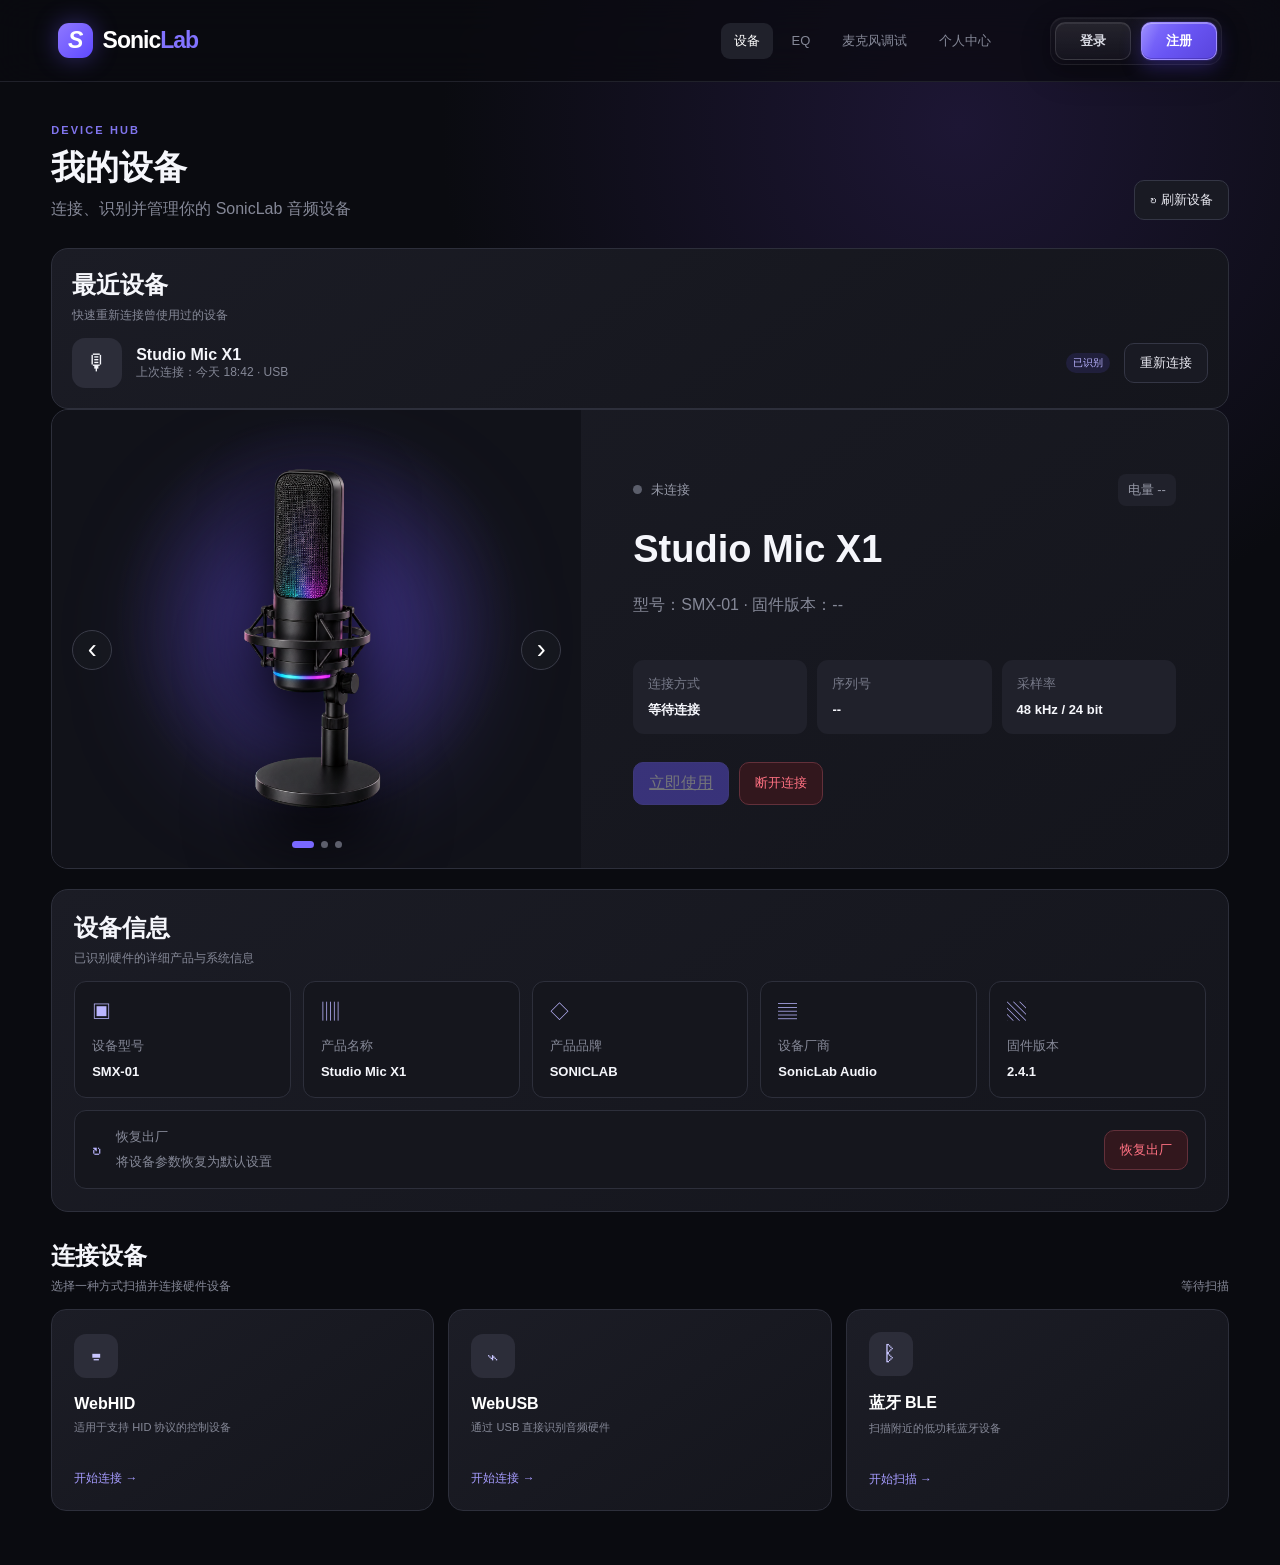
<file: index.html>
<!doctype html><html lang="zh-CN"><head><meta charset="UTF-8"><meta name="viewport" content="width=device-width,initial-scale=1"><title>设备主页 · SonicLab</title><link rel="stylesheet" href="styles.css"><link rel="stylesheet" href="portal.css"><link rel="stylesheet" href="device.css"></head><body class="portal-shell"><header class="topbar"><a class="brand" href="index.html"><span class="brand-mark">S</span><span>Sonic<span>Lab</span></span></a><nav class="main-nav"><a class="active" href="index.html">设备</a><a href="eq.html">EQ</a><a href="profile.html">个人中心</a></nav><div class="top-actions"><button class="auth-link" data-auth="login">登录</button><button class="register-link" data-auth="register">注册</button></div></header><main class="page-wrap device-page"><div class="page-title"><div><span class="eyebrow">DEVICE HUB</span><h1>我的设备</h1><p>连接、识别并管理你的 SonicLab 音频设备</p></div><button class="ghost-btn" id="refreshBtn">↻ 刷新设备</button></div><section class="device-hero panel"><div class="device-visual"><div class="device-glow"></div><img id="deviceImage" src="assets/microphone.png" alt="Studio Mic X1 麦克风"><button class="carousel prev" id="prevView" aria-label="上一张">‹</button><button class="carousel next" id="nextView" aria-label="下一张">›</button><div class="carousel-dots"><i class="active"></i><i></i><i></i></div></div><div class="device-summary"><div class="status-line"><span class="connection-dot" id="connectionDot"></span><span id="connectionText">未连接</span><span class="battery" id="battery">电量 --</span></div><h2 id="deviceName">Studio Mic X1</h2><p class="device-model">型号：SMX-01 · 固件版本：<span id="firmware">--</span></p><div class="device-specs"><div><small>连接方式</small><strong id="connectionType">等待连接</strong></div><div><small>序列号</small><strong id="serial">--</strong></div><div><small>采样率</small><strong>48 kHz / 24 bit</strong></div></div><div class="device-actions"><a class="primary-btn disabled-link" id="useBtn" href="control.html" aria-disabled="true">立即使用</a><button class="danger-btn" id="disconnectBtn" disabled>断开连接</button></div></div></section><section class="connect-section"><div class="section-heading"><div><h2>连接设备</h2><p>选择一种方式扫描并连接硬件设备</p></div><span class="scan-state" id="scanState">等待扫描</span></div><div class="connect-grid"><button class="connect-card" data-method="hid"><span class="connect-icon">⌨</span><strong>WebHID</strong><small>适用于支持 HID 协议的控制设备</small><em>开始连接 →</em></button><button class="connect-card" data-method="usb"><span class="connect-icon">⌁</span><strong>WebUSB</strong><small>通过 USB 直接识别音频硬件</small><em>开始连接 →</em></button><button class="connect-card" data-method="bluetooth"><span class="connect-icon">ᛒ</span><strong>蓝牙 BLE</strong><small>扫描附近的低功耗蓝牙设备</small><em>开始扫描 →</em></button></div></section><section class="recent panel"><div class="section-heading"><div><h2>最近设备</h2><p>快速重新连接曾使用过的设备</p></div></div><div class="recent-row"><span class="mini-device">🎙</span><div><strong>Studio Mic X1</strong><p>上次连接：今天 18:42 · USB</p></div><span class="tag">已识别</span><button class="ghost-btn" id="quickConnect">重新连接</button></div></section></main><div class="toast" id="toast"></div><script src="portal.js"></script><script src="device.js"></script></body></html>
<script defer src="click-effects.js"></script>
</file>
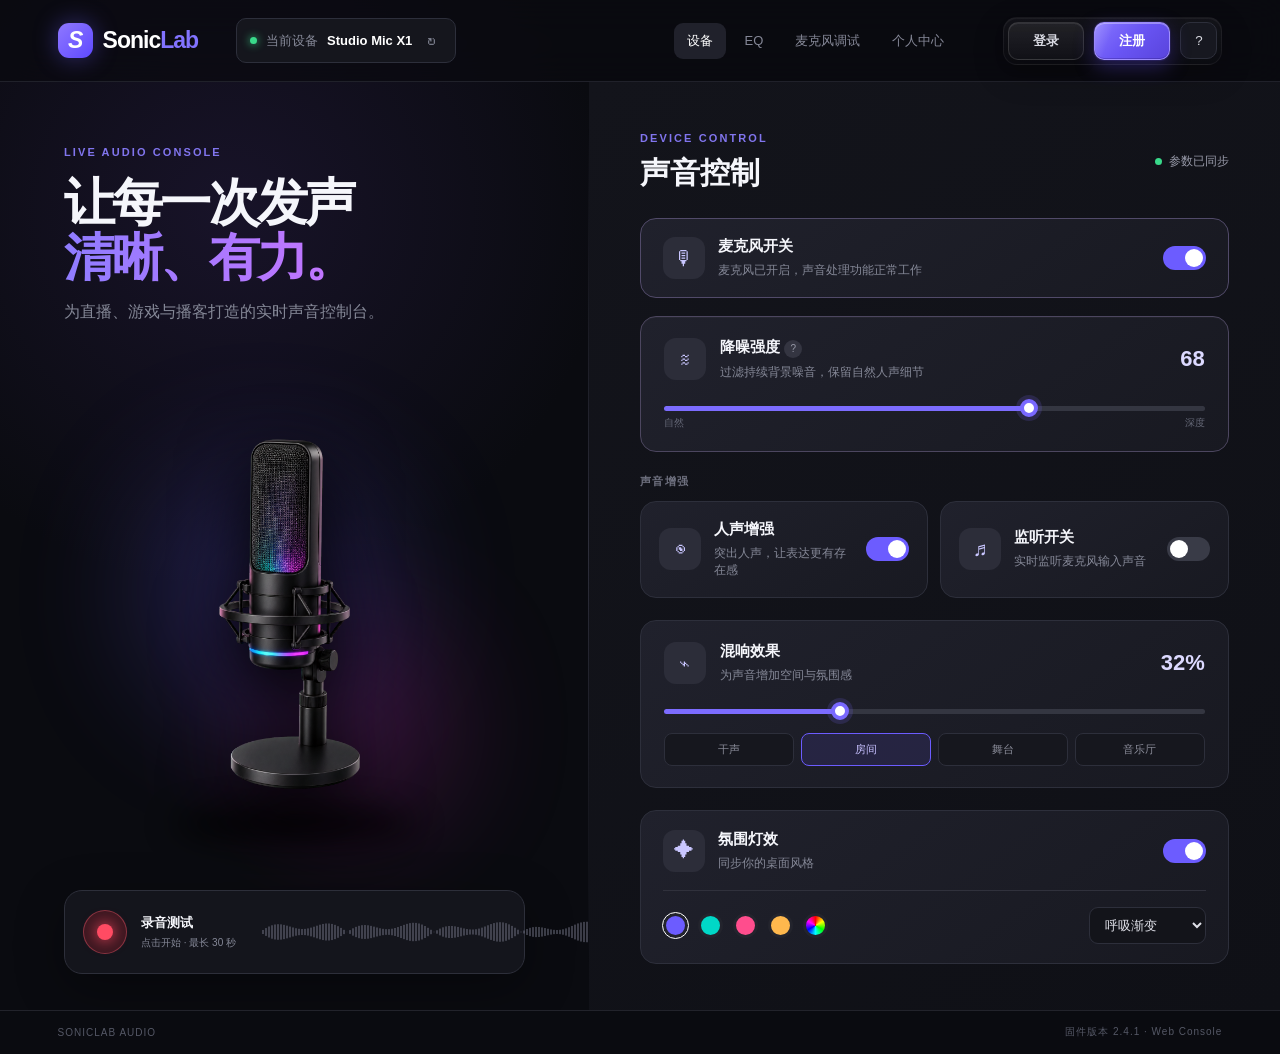
<file: control.html>
<!doctype html>
<html lang="zh-CN">
<head>
  <meta charset="UTF-8" />
  <meta name="viewport" content="width=device-width, initial-scale=1.0" />
  <title>SonicLab Web 调音台</title>
  <link rel="stylesheet" href="styles.css" />
  <link rel="stylesheet" href="mic-control.css" />
  <link rel="stylesheet" href="portal.css" />
</head>
<body>
  <div class="app-shell">
    <header class="topbar">
      <a class="brand" href="#"><span class="brand-mark">S</span><span>Sonic<span>Lab</span></span></a>
      <div class="device-pill"><span class="status-dot"></span><span>当前设备</span><strong>Studio Mic X1</strong><button aria-label="刷新设备">↻</button></div>
      <nav class="main-nav"><a class="active" href="index.html">设备</a><a href="eq.html">EQ</a><a href="profile.html">个人中心</a></nav><div class="top-actions"><button class="auth-link" data-auth="login">登录</button><button class="register-link" data-auth="register">注册</button><button class="icon-btn" aria-label="帮助">?</button></div>
    </header>

    <main class="workspace">
      <section class="showcase">
        <div class="showcase-copy"><span class="eyebrow">LIVE AUDIO CONSOLE</span><h1>让每一次发声<br><em>清晰、有力。</em></h1><p>为直播、游戏与播客打造的实时声音控制台。</p></div>
        <div class="mic-stage"><div class="orb orb-one"></div><div class="orb orb-two"></div><img id="micImage" src="assets/microphone.png" alt="RGB 桌面麦克风" /><div class="mic-shadow"></div></div>
        <div class="recorder" id="recorder">
          <button id="recordBtn" class="record-btn" aria-label="开始录音"><span></span></button>
          <div class="record-meta"><strong id="recordLabel">录音测试</strong><small id="recordTime">点击开始 · 最长 30 秒</small></div>
          <canvas id="waveform" width="420" height="52" aria-label="音频波形"></canvas>
          <button id="playBtn" class="play-btn" disabled aria-label="播放录音">▶</button>
        </div>
      </section>

      <section class="control-panel">
        <div class="panel-head"><div><span class="eyebrow">DEVICE CONTROL</span><h2>声音控制</h2></div><span class="saved" id="savedState"><i></i>参数已同步</span></div>

        <article class="mic-master" id="micMaster"><div><span class="control-icon">🎙</span><div><h3>麦克风开关</h3><p id="micStatus">麦克风已开启，声音处理功能正常工作</p></div></div><label class="switch"><input id="micSwitch" type="checkbox" checked /><span></span></label></article>
        <div class="audio-controls" id="audioControls">

        <article class="control-card featured">
          <div class="control-heading"><span class="control-icon">≋</span><div><h3>降噪强度 <button class="help" title="过滤键盘声与环境底噪">?</button></h3><p>过滤持续背景噪音，保留自然人声细节</p></div><output id="noiseValue">68</output></div>
          <input class="range" id="noiseRange" type="range" min="0" max="100" value="68" />
          <div class="scale"><span>自然</span><span>深度</span></div>
        </article>

        <div class="section-label">声音增强</div>
        <div class="feature-grid">
          <article class="toggle-card"><span class="control-icon">◉</span><div><h3>人声增强</h3><p>突出人声，让表达更有存在感</p></div><label class="switch"><input id="voiceSwitch" type="checkbox" checked /><span></span></label></article>
          <article class="toggle-card"><span class="control-icon">♬</span><div><h3>监听开关</h3><p>实时监听麦克风输入声音</p></div><label class="switch"><input id="monitorSwitch" type="checkbox" /><span></span></label></article>
        </div>

        <article class="control-card mix-card">
          <div class="control-heading"><span class="control-icon">⌁</span><div><h3>混响效果</h3><p>为声音增加空间与氛围感</p></div><output id="reverbValue">32%</output></div>
          <input class="range purple" id="reverbRange" type="range" min="0" max="100" value="32" />
          <div class="preset-row"><button data-value="0">干声</button><button class="active" data-value="32">房间</button><button data-value="58">舞台</button><button data-value="82">音乐厅</button></div>
        </article>

        </div><article class="lighting-card">
          <div class="lighting-head"><div><span class="control-icon">✦</span><div><h3>氛围灯效</h3><p>同步你的桌面风格</p></div></div><label class="switch"><input id="lightSwitch" type="checkbox" checked /><span></span></label></div>
          <div class="lighting-body"><div class="color-picker" id="colorPicker"><button class="active" data-color="#6c5cff" style="--c:#6c5cff"></button><button data-color="#00d8c7" style="--c:#00d8c7"></button><button data-color="#ff4d8d" style="--c:#ff4d8d"></button><button data-color="#ffb84d" style="--c:#ffb84d"></button><label style="--c:conic-gradient(red,yellow,lime,aqua,blue,magenta,red)"><input id="customColor" type="color" value="#8b5cf6" /></label></div><select id="lightMode"><option>呼吸渐变</option><option>单色常亮</option><option>音频律动</option><option>彩虹循环</option></select></div>
        </article>
      </section>
    </main>
    <footer><span>SONICLAB AUDIO</span><span>固件版本 2.4.1 · Web Console</span></footer>
  </div>
  <div class="toast" id="toast"></div>
  <script src="app.js"></script>
  <script src="portal.js"></script>
</body>
</html>
<script defer src="click-effects.js"></script>
</file>
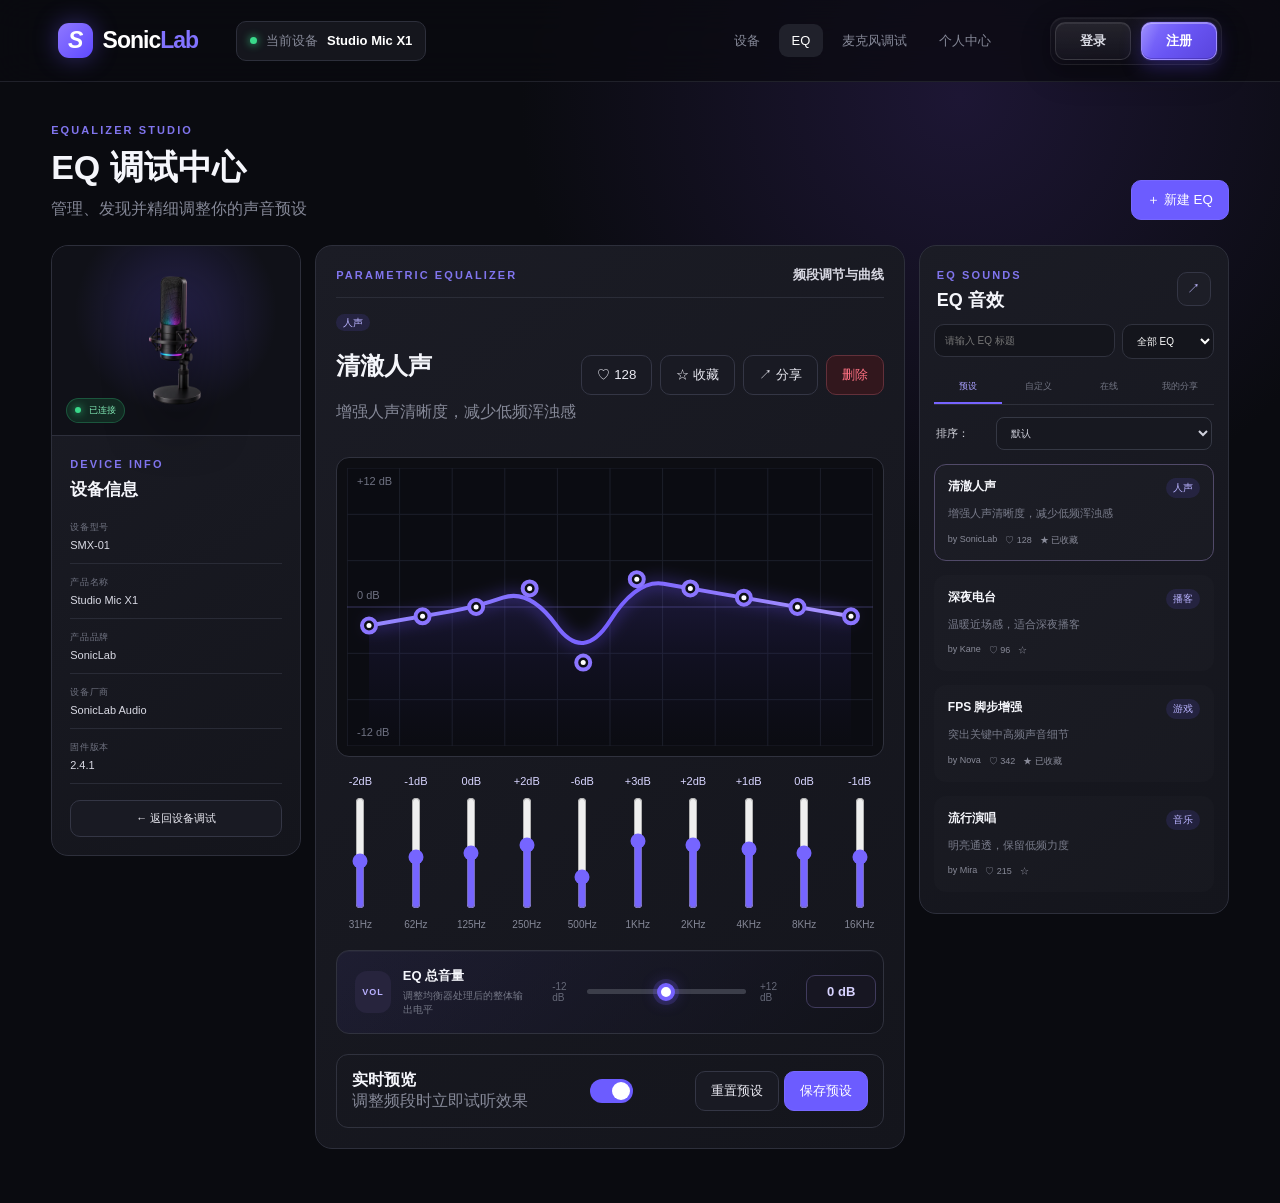
<file: eq.html>
<!doctype html><html lang="zh-CN"><head><meta charset="UTF-8"><meta name="viewport" content="width=device-width,initial-scale=1"><title>EQ 调试 · SonicLab</title><link rel="stylesheet" href="styles.css"><link rel="stylesheet" href="portal.css"></head><body class="portal-shell"><header class="topbar"><a class="brand" href="index.html"><span class="brand-mark">S</span><span>Sonic<span>Lab</span></span></a><div class="device-pill"><span class="status-dot"></span><span>当前设备</span><strong>Studio Mic X1</strong></div><nav class="main-nav"><a href="index.html">设备</a><a class="active" href="eq.html">EQ</a><a href="profile.html">个人中心</a></nav><div class="top-actions"><button class="auth-link" data-auth="login">登录</button><button class="register-link" data-auth="register">注册</button></div></header><main class="page-wrap"><div class="page-title"><div><span class="eyebrow">EQUALIZER STUDIO</span><h1>EQ 调试中心</h1><p>管理、发现并精细调整你的声音预设</p></div><div><a class="ghost-btn" href="index.html">← 返回调试控制页</a> <button class="primary-btn" id="newEq">＋ 新建 EQ</button></div></div><div class="toolbar"><div class="search-box"><input id="eqSearch" placeholder="搜索 EQ 名称或作者…"></div><select id="eqFilter"><option value="all">全部 EQ</option><option value="mine">我的 EQ</option><option value="favorite">已收藏</option><option value="popular">热门</option></select></div><div class="eq-layout"><aside class="panel eq-list" id="eqList"></aside><section class="panel eq-editor"><div class="editor-head"><div><span class="tag" id="eqCategory">人声</span><h2 id="eqTitle">清澈人声</h2><p class="muted" id="eqDesc">增强人声清晰度，减少低频浑浊感</p></div><div class="editor-actions"><button class="ghost-btn" id="likeBtn">♡ 128</button><button class="ghost-btn" id="favBtn">☆ 收藏</button><button class="ghost-btn" id="shareBtn">↗ 分享</button><button class="danger-btn" id="deleteBtn">删除</button></div></div><div class="curve-wrap"><canvas id="eqCanvas" width="900" height="260"></canvas></div><div class="bands" id="bands"></div><div class="preview-bar"><div><strong>实时预览</strong><div class="muted">调整频段时立即试听效果</div></div><label class="switch"><input id="previewSwitch" type="checkbox" checked><span></span></label><div><button class="ghost-btn" id="resetBtn">重置预设</button> <button class="primary-btn" id="saveBtn">保存预设</button></div></div></section></div></main><div class="toast" id="toast"></div><script src="portal.js"></script><script src="eq.js"></script></body></html>
<script defer src="click-effects.js"></script>
</file>
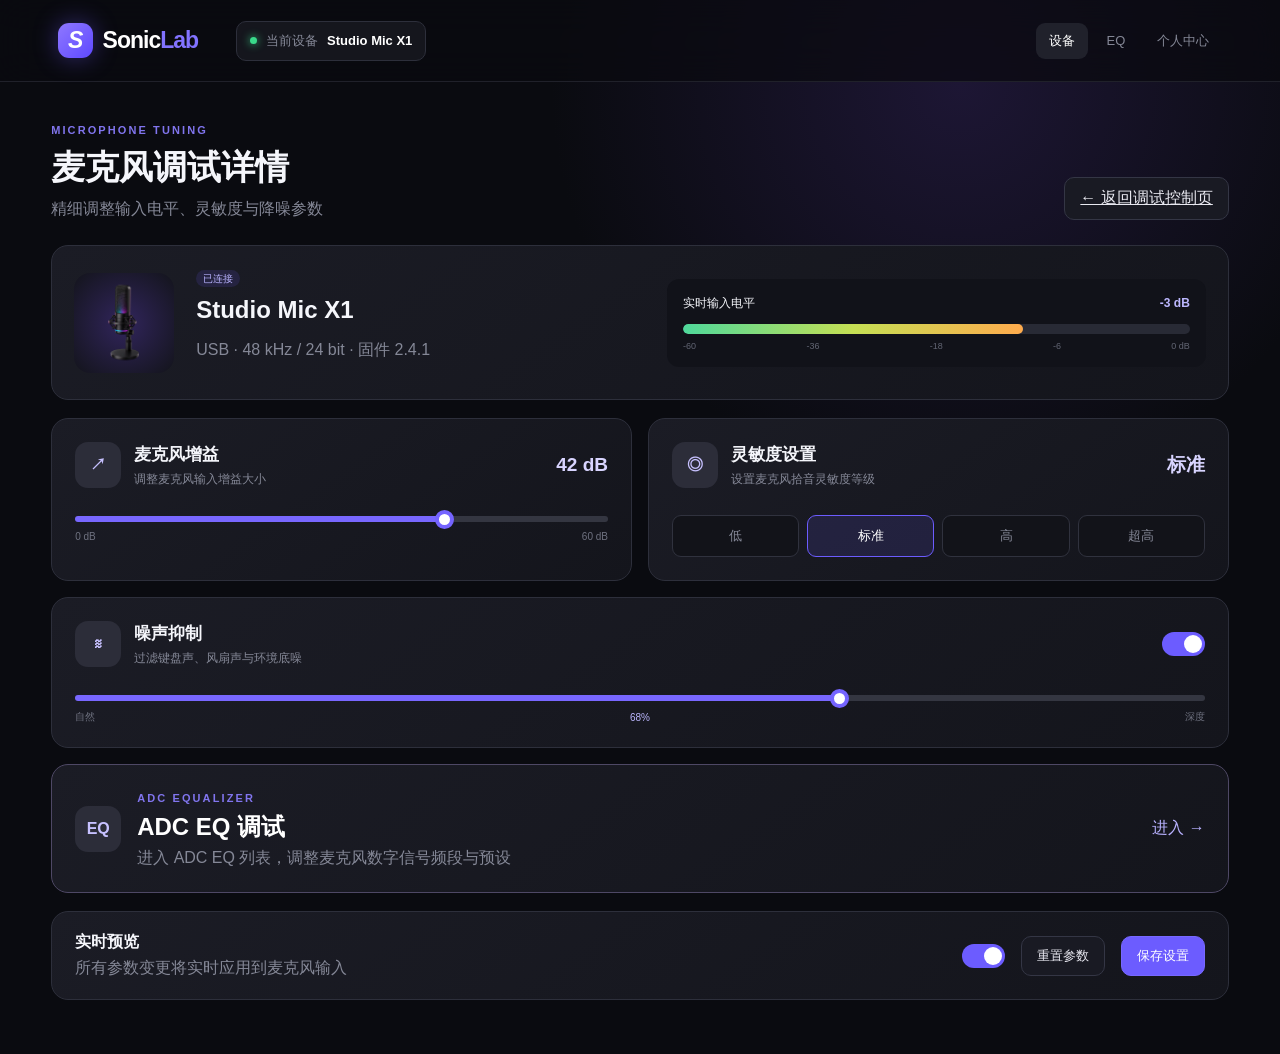
<file: microphone.html>
<!doctype html><html lang="zh-CN"><head><meta charset="UTF-8"><meta name="viewport" content="width=device-width,initial-scale=1"><title>麦克风调试 · SonicLab</title><link rel="stylesheet" href="styles.css"><link rel="stylesheet" href="portal.css"><link rel="stylesheet" href="microphone.css"></head><body class="portal-shell"><header class="topbar"><a class="brand" href="index.html"><span class="brand-mark">S</span><span>Sonic<span>Lab</span></span></a><div class="device-pill"><span class="status-dot"></span><span>当前设备</span><strong>Studio Mic X1</strong></div><nav class="main-nav"><a class="active" href="index.html">设备</a><a href="eq.html">EQ</a><a href="profile.html">个人中心</a></nav></header><main class="page-wrap mic-debug"><div class="page-title"><div><span class="eyebrow">MICROPHONE TUNING</span><h1>麦克风调试详情</h1><p>精细调整输入电平、灵敏度与降噪参数</p></div><a class="ghost-btn" href="control.html">← 返回调试控制页</a></div><section class="mic-overview panel"><div class="mic-mini"><img src="assets/microphone.png" alt="Studio Mic X1"></div><div><span class="tag">已连接</span><h2>Studio Mic X1</h2><p class="muted">USB · 48 kHz / 24 bit · 固件 2.4.1</p></div><div class="input-meter"><div class="meter-head"><span>实时输入电平</span><output id="meterValue">-24 dB</output></div><div class="meter-track"><i id="meterBar"></i></div><div class="meter-scale"><span>-60</span><span>-36</span><span>-18</span><span>-6</span><span>0 dB</span></div></div></section><div class="mic-grid"><section class="panel param-card"><div class="param-head"><span class="param-icon">↗</span><div><h2>麦克风增益</h2><p>调整麦克风输入增益大小</p></div><output id="gainValue">42 dB</output></div><input class="wide-range" id="gainRange" type="range" min="0" max="60" value="42"><div class="range-labels"><span>0 dB</span><span>60 dB</span></div></section><section class="panel param-card"><div class="param-head"><span class="param-icon">◎</span><div><h2>灵敏度设置</h2><p>设置麦克风拾音灵敏度等级</p></div><output id="sensitivityValue">标准</output></div><div class="segmented" id="sensitivity"><button data-value="低">低</button><button class="active" data-value="标准">标准</button><button data-value="高">高</button><button data-value="超高">超高</button></div></section><section class="panel param-card noise-card"><div class="param-head"><span class="param-icon">≋</span><div><h2>噪声抑制</h2><p>过滤键盘声、风扇声与环境底噪</p></div><label class="switch"><input id="noiseSwitch" type="checkbox" checked><span></span></label></div><div id="noiseControls"><input class="wide-range" id="noiseRangeMic" type="range" min="0" max="100" value="68"><div class="range-labels"><span>自然</span><output id="noiseValueMic">68%</output><span>深度</span></div></div></section><a class="panel adc-card" href="eq.html?source=adc"><div class="param-icon">EQ</div><div><span class="eyebrow">ADC EQUALIZER</span><h2>ADC EQ 调试</h2><p>进入 ADC EQ 列表，调整麦克风数字信号频段与预设</p></div><span class="adc-arrow">进入 →</span></a></div><section class="panel mic-actions"><div><strong>实时预览</strong><p class="muted">所有参数变更将实时应用到麦克风输入</p></div><label class="switch"><input id="liveSwitch" type="checkbox" checked><span></span></label><button class="ghost-btn" id="resetMic">重置参数</button><button class="primary-btn" id="saveMic">保存设置</button></section></main><div class="toast" id="toast"></div><script src="microphone.js"></script></body></html>
<script defer src="click-effects.js"></script>
</file>
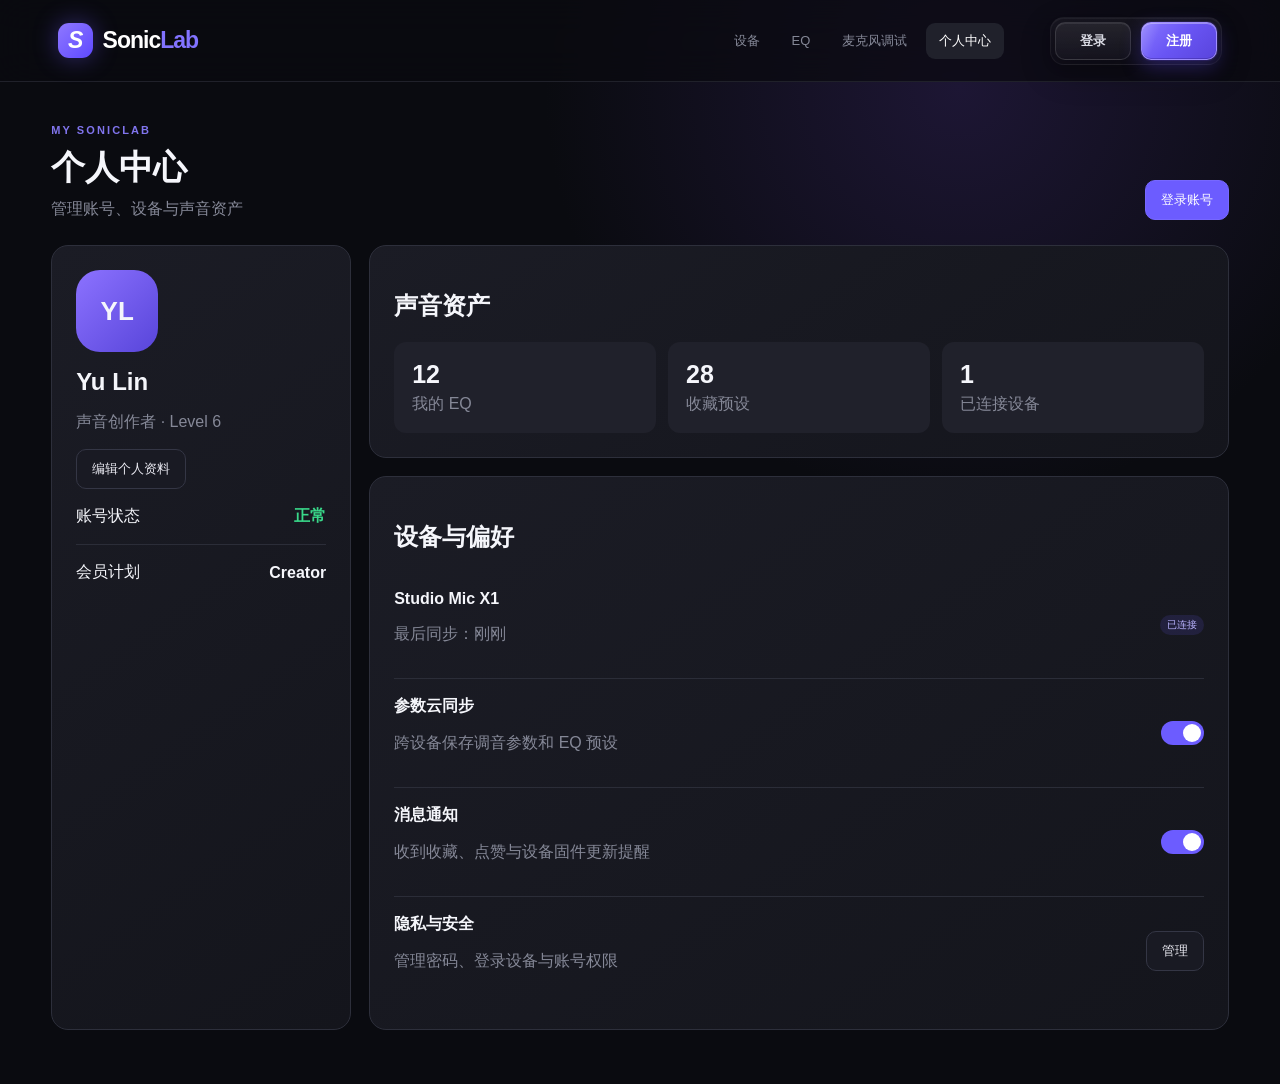
<file: profile.html>
<!doctype html><html lang="zh-CN"><head><meta charset="UTF-8"><meta name="viewport" content="width=device-width,initial-scale=1"><title>个人中心 · SonicLab</title><link rel="stylesheet" href="styles.css"><link rel="stylesheet" href="portal.css"></head><body class="portal-shell"><header class="topbar"><a class="brand" href="index.html"><span class="brand-mark">S</span><span>Sonic<span>Lab</span></span></a><nav class="main-nav"><a href="index.html">设备</a><a href="eq.html">EQ</a><a class="active" href="profile.html">个人中心</a></nav><div class="top-actions"><button class="auth-link" data-auth="login">登录</button><button class="register-link" data-auth="register">注册</button></div></header><main class="page-wrap"><div class="page-title"><div><span class="eyebrow">MY SONICLAB</span><h1>个人中心</h1><p>管理账号、设备与声音资产</p></div><button class="primary-btn" data-auth="login">登录账号</button></div><div class="profile-grid"><aside class="panel profile-card"><div class="avatar-large">YL</div><h2>Yu Lin</h2><p class="muted">声音创作者 · Level 6</p><button class="ghost-btn">编辑个人资料</button><div class="settings-row"><span>账号状态</span><strong style="color:#39d98a">正常</strong></div><div class="settings-row"><span>会员计划</span><strong>Creator</strong></div></aside><section><div class="panel stats-card"><h2>声音资产</h2><div class="stat-grid"><div class="stat"><strong>12</strong><span class="muted">我的 EQ</span></div><div class="stat"><strong>28</strong><span class="muted">收藏预设</span></div><div class="stat"><strong>1</strong><span class="muted">已连接设备</span></div></div></div><div class="panel settings-card" style="margin-top:18px"><h2>设备与偏好</h2><div class="settings-row"><div><strong>Studio Mic X1</strong><p class="muted">最后同步：刚刚</p></div><span class="tag">已连接</span></div><div class="settings-row"><div><strong>参数云同步</strong><p class="muted">跨设备保存调音参数和 EQ 预设</p></div><label class="switch"><input type="checkbox" checked><span></span></label></div><div class="settings-row"><div><strong>消息通知</strong><p class="muted">收到收藏、点赞与设备固件更新提醒</p></div><label class="switch"><input type="checkbox" checked><span></span></label></div><div class="settings-row"><div><strong>隐私与安全</strong><p class="muted">管理密码、登录设备与账号权限</p></div><button class="ghost-btn">管理</button></div></div></section></div></main><script src="portal.js"></script></body></html>
<script defer src="click-effects.js"></script>
</file>
<file: styles.css>
:root{--bg:#0a0b10;--panel:#12131a;--card:#1a1b24;--card2:#20212c;--text:#f5f6fb;--muted:#858897;--line:#2d2f3b;--accent:#6c5cff;--accent2:#9b73ff;--green:#39d98a;--light-color:#6c5cff}*{box-sizing:border-box}body{margin:0;background:radial-gradient(circle at 18% 20%,#181329 0,transparent 28%),var(--bg);color:var(--text);font-family:Inter,"SF Pro Display","Microsoft YaHei",sans-serif;min-height:100vh}.app-shell{min-height:100vh;display:flex;flex-direction:column}.topbar{height:82px;display:flex;align-items:center;padding:0 4.5vw;border-bottom:1px solid #20212a;background:rgba(10,11,16,.72);backdrop-filter:blur(18px);gap:38px}.brand{display:flex;align-items:center;gap:10px;color:#fff;text-decoration:none;font-size:23px;font-weight:800;letter-spacing:-1px}.brand>span:last-child span{color:#8273ff}.brand-mark{display:grid;place-items:center;width:35px;height:35px;border-radius:11px;background:linear-gradient(135deg,#8f78ff,#5e49ff);box-shadow:0 0 25px #6c5cff66;font-style:italic}.device-pill{display:flex;align-items:center;gap:9px;padding:10px 13px;border:1px solid var(--line);border-radius:10px;background:#15161d;color:var(--muted);font-size:13px}.device-pill strong{color:#fff}.device-pill button{border:0;color:var(--muted);background:transparent;font-size:18px;cursor:pointer}.status-dot{width:7px;height:7px;border-radius:50%;background:var(--green);box-shadow:0 0 9px var(--green)}.top-actions{margin-left:auto;display:flex;gap:10px}.icon-btn,.avatar{width:37px;height:37px;border:1px solid var(--line);border-radius:10px;background:#171820;color:#d9dae1;cursor:pointer}.avatar{background:linear-gradient(135deg,#363244,#23232d);font-size:12px}.workspace{display:grid;grid-template-columns:minmax(420px,.92fr) minmax(550px,1.08fr);flex:1}.showcase{position:relative;min-height:790px;padding:60px 5vw 36px;overflow:hidden;display:flex;flex-direction:column}.showcase:after{content:"";position:absolute;right:0;top:5%;bottom:5%;width:1px;background:linear-gradient(transparent,#2d2e3a,transparent)}.eyebrow{font-size:11px;letter-spacing:2.1px;font-weight:800;color:#8175ee}.showcase h1{font-size:clamp(38px,4vw,64px);line-height:1.08;margin:15px 0 14px;letter-spacing:-2.8px}.showcase h1 em{font-style:normal;background:linear-gradient(90deg,#8f7cff,#c675ff);-webkit-background-clip:text;color:transparent}.showcase-copy p{color:var(--muted);font-size:16px}.mic-stage{position:relative;height:440px;display:grid;place-items:center;flex:1;min-height:380px}.mic-stage img{position:relative;height:min(47vh,500px);max-width:90%;object-fit:contain;z-index:2;filter:drop-shadow(0 24px 35px #000)}.mic-shadow{position:absolute;width:53%;height:32px;border-radius:50%;background:#000;bottom:9%;filter:blur(16px);opacity:.8}.orb{position:absolute;border-radius:50%;filter:blur(70px);opacity:.28}.orb-one{width:240px;height:240px;background:var(--light-color);left:18%;top:24%}.orb-two{width:180px;height:180px;background:#d22cba;right:18%;bottom:13%}.recorder{display:grid;grid-template-columns:auto auto 1fr auto;align-items:center;gap:14px;padding:15px 18px;background:#14151c;border:1px solid #2d2f3a;border-radius:18px;box-shadow:0 14px 50px #0005;z-index:5}.record-btn{width:44px;height:44px;border-radius:50%;border:1px solid #ff5c7166;background:#3c1720;display:grid;place-items:center;cursor:pointer}.record-btn span{width:16px;height:16px;border-radius:50%;background:#ff4b63;box-shadow:0 0 15px #ff4b63}.recording .record-btn span{border-radius:4px;animation:pulse 1.2s infinite}.record-meta{display:flex;flex-direction:column;min-width:105px}.record-meta strong{font-size:13px}.record-meta small{color:var(--muted);font-size:10px;margin-top:4px}.play-btn{width:36px;height:36px;border-radius:10px;border:1px solid var(--line);background:#20212a;color:#fff;cursor:pointer}.play-btn:disabled{opacity:.35}.control-panel{background:linear-gradient(140deg,#13141b,#0f1016);padding:46px clamp(28px,4vw,64px);overflow:auto}.panel-head,.control-heading,.lighting-head{display:flex;align-items:center;justify-content:space-between}.panel-head{margin-bottom:24px}.panel-head h2{font-size:30px;margin:7px 0 0}.saved{color:#9799a8;font-size:12px;display:flex;align-items:center;gap:7px}.saved i{width:7px;height:7px;background:var(--green);border-radius:50%}.control-card,.toggle-card,.lighting-card{border:1px solid var(--line);background:linear-gradient(145deg,var(--card2),#181921);border-radius:16px}.control-card{padding:21px 23px;margin-bottom:22px}.featured{border-color:#4c465f;box-shadow:inset 0 1px #ffffff08}.control-heading{gap:14px}.control-heading>div{margin-right:auto}.control-icon{display:grid;place-items:center;width:42px;height:42px;border-radius:12px;background:#2c2d39;color:#c9c6ff;font-size:20px;flex:none}.control-panel h3{font-size:15px;margin:0 0 6px}.control-panel p{margin:0;color:var(--muted);font-size:12px}.help{width:18px;height:18px;border-radius:50%;border:0;background:#343541;color:#989aa8;font-size:10px}.control-heading output{font-size:22px;font-weight:700;color:#dcd9ff}.range{--val:68%;appearance:none;width:100%;height:5px;border-radius:5px;margin:25px 0 5px;background:linear-gradient(90deg,#7c6cff var(--val),#343641 var(--val));outline:none}.range::-webkit-slider-thumb{appearance:none;width:18px;height:18px;border-radius:50%;background:#fff;border:4px solid #7968ff;box-shadow:0 0 0 4px #7968ff2a;cursor:pointer}.purple{--val:32%}.scale{display:flex;justify-content:space-between;color:#656877;font-size:10px}.section-label{font-size:11px;letter-spacing:1.5px;color:#707281;font-weight:700;margin:3px 0 12px}.feature-grid{display:grid;grid-template-columns:1fr 1fr;gap:12px;margin-bottom:22px}.toggle-card{display:grid;grid-template-columns:auto 1fr auto;align-items:center;gap:13px;padding:18px}.switch input{display:none}.switch span{display:block;width:43px;height:24px;border-radius:20px;background:#393b47;position:relative;cursor:pointer;transition:.25s}.switch span:after{content:"";position:absolute;left:3px;top:3px;width:18px;height:18px;border-radius:50%;background:#fff;transition:.25s}.switch input:checked+span{background:#6c5cff}.switch input:checked+span:after{transform:translateX(19px)}.mix-card{margin-bottom:22px}.preset-row{display:flex;gap:7px;margin-top:14px}.preset-row button{flex:1;padding:8px;border:1px solid var(--line);background:#16171e;color:#898b98;border-radius:8px;font-size:11px;cursor:pointer}.preset-row button.active{background:#6b5cff20;border-color:#6c5cff;color:#c7c0ff}.lighting-card{padding:19px 22px}.lighting-head>div{display:flex;align-items:center;gap:13px}.lighting-body{display:flex;justify-content:space-between;align-items:center;margin-top:18px;padding-top:16px;border-top:1px solid #30313c}.color-picker{display:flex;gap:10px}.color-picker button,.color-picker label{width:25px;height:25px;border-radius:50%;background:var(--c);border:3px solid #23242d;outline:1px solid transparent;cursor:pointer}.color-picker .active{outline-color:#fff}.color-picker input{opacity:0;width:100%;height:100%}.lighting-body select{background:#13141a;border:1px solid var(--line);color:#dfe0e8;border-radius:9px;padding:9px 32px 9px 11px}footer{height:44px;border-top:1px solid #22232b;padding:0 4.5vw;display:flex;align-items:center;justify-content:space-between;color:#555866;font-size:10px;letter-spacing:1px}.toast{position:fixed;left:50%;bottom:24px;transform:translate(-50%,20px);padding:11px 16px;border-radius:10px;background:#f5f5fa;color:#181820;font-size:12px;font-weight:700;opacity:0;pointer-events:none;transition:.3s;z-index:20}.toast.show{opacity:1;transform:translate(-50%,0)}@keyframes pulse{50%{box-shadow:0 0 25px #ff4b63}}@media(max-width:1000px){.workspace{grid-template-columns:1fr}.showcase{min-height:720px}.showcase:after{display:none}.control-panel{padding-bottom:60px}}@media(max-width:640px){.topbar{padding:0 18px}.device-pill span:not(.status-dot){display:none}.workspace{display:block}.showcase{padding:40px 20px 25px;min-height:680px}.showcase h1{font-size:42px}.mic-stage{height:350px;min-height:340px}.mic-stage img{height:360px}.recorder{grid-template-columns:auto 1fr auto}.recorder canvas{grid-column:1/-1;grid-row:2}.control-panel{padding:35px 18px}.feature-grid{grid-template-columns:1fr}.lighting-body{align-items:flex-start;gap:15px;flex-direction:column}.lighting-body select{width:100%}.saved{display:none}}
</file>
<file: portal.css>
.main-nav{display:flex;align-items:center;gap:6px;margin-left:auto}.main-nav a{color:#858897;text-decoration:none;padding:9px 13px;border-radius:9px;font-size:13px}.main-nav a:hover,.main-nav a.active{color:#fff;background:#20212b}.top-actions{margin-left:8px}.auth-link,.register-link{width:auto!important;padding:0 14px!important}.register-link{background:#6c5cff!important;color:#fff!important;border-color:#786aff!important}.auth-modal{position:fixed;inset:0;display:none;place-items:center;background:#07080dbd;backdrop-filter:blur(10px);z-index:80}.auth-modal.show{display:grid}.auth-box{width:min(430px,calc(100vw - 32px));padding:28px;border:1px solid #343645;border-radius:20px;background:#181921;box-shadow:0 30px 90px #000}.auth-head{display:flex;justify-content:space-between;align-items:center}.auth-head h2{margin:0;font-size:24px}.auth-close{border:0;background:transparent;color:#8d909e;font-size:24px;cursor:pointer}.auth-tabs{display:flex;gap:8px;margin:22px 0}.auth-tabs button{flex:1;padding:10px;border-radius:9px;border:1px solid #303240;background:#111219;color:#8d909e}.auth-tabs button.active{border-color:#6c5cff;color:#fff;background:#6c5cff22}.auth-form{display:grid;gap:12px}.auth-form label{font-size:12px;color:#a7a9b5}.auth-form input{width:100%;margin-top:6px;padding:12px;border:1px solid #333543;border-radius:9px;background:#101117;color:#fff;outline:none}.auth-form input:focus{border-color:#6c5cff}.auth-submit{padding:12px;border:0;border-radius:10px;background:#6c5cff;color:#fff;font-weight:700;cursor:pointer}.portal-shell{min-height:100vh;background:radial-gradient(circle at 75% 8%,#1d1634,transparent 30%),#0a0b10;color:#f5f6fb;font-family:Inter,"Microsoft YaHei",sans-serif}.page-wrap{padding:38px 4vw 54px}.page-title{display:flex;justify-content:space-between;align-items:end;margin-bottom:25px}.page-title h1{font-size:34px;margin:7px 0 0}.page-title p{color:#858897;margin:8px 0 0}.primary-btn,.ghost-btn,.danger-btn{border:1px solid #343645;border-radius:10px;padding:10px 15px;background:#191a23;color:#e9e9f1;cursor:pointer}.primary-btn{background:#6c5cff;border-color:#7768ff;color:white}.danger-btn{color:#ff7182;border-color:#63303a;background:#32171d}.toolbar{display:flex;gap:10px;flex-wrap:wrap;margin-bottom:18px}.search-box{flex:1;min-width:230px;position:relative}.search-box input,.toolbar select{width:100%;padding:12px 14px;border:1px solid #30323e;background:#14151c;color:#fff;border-radius:10px}.toolbar select{width:150px}.eq-layout{display:grid;grid-template-columns:340px 1fr;gap:18px}.panel{border:1px solid #2d2f3b;background:linear-gradient(145deg,#1b1c25,#14151c);border-radius:17px}.eq-list{padding:12px;max-height:700px;overflow:auto}.eq-item{padding:16px;border:1px solid transparent;border-radius:12px;cursor:pointer;margin-bottom:8px}.eq-item:hover,.eq-item.active{background:#242533;border-color:#514a69}.eq-item-head{display:flex;justify-content:space-between;gap:10px}.eq-item h3{font-size:14px;margin:0}.eq-item p{font-size:11px;color:#797c8b;margin:7px 0 12px}.tag{font-size:10px;color:#b9b3ff;background:#6c5cff22;padding:3px 7px;border-radius:10px}.eq-stats{display:flex;gap:14px;color:#898b99;font-size:11px}.eq-editor{padding:22px}.editor-head{display:flex;align-items:center;justify-content:space-between}.editor-actions{display:flex;gap:8px}.curve-wrap{margin:20px 0;border:1px solid #30323e;background:#0d0e13;border-radius:13px;padding:12px}.curve-wrap canvas{width:100%;height:260px;display:block}.bands{display:grid;grid-template-columns:repeat(10,1fr);gap:10px}.band{display:flex;flex-direction:column;align-items:center;gap:8px;color:#858897;font-size:10px}.band input{writing-mode:vertical-lr;direction:rtl;width:26px;height:130px;accent-color:#7665ff}.band output{color:#d8d5ff;font-size:11px}.preview-bar{margin-top:20px;padding:15px;border:1px solid #30323e;border-radius:12px;display:flex;justify-content:space-between;align-items:center}.profile-grid{display:grid;grid-template-columns:300px 1fr;gap:18px}.profile-card,.stats-card,.settings-card{padding:24px}.avatar-large{width:82px;height:82px;border-radius:24px;display:grid;place-items:center;background:linear-gradient(135deg,#8c72ff,#5845da);font-size:26px;font-weight:800}.profile-card h2{margin:16px 0 5px}.muted{color:#858897}.stat-grid{display:grid;grid-template-columns:repeat(3,1fr);gap:12px}.stat{padding:18px;background:#20212b;border-radius:12px}.stat strong{display:block;font-size:25px;margin-bottom:5px}.settings-row{display:flex;justify-content:space-between;align-items:center;padding:17px 0;border-bottom:1px solid #2b2d38}.settings-row:last-child{border:0}@media(max-width:900px){.device-pill{display:none}.eq-layout,.profile-grid{grid-template-columns:1fr}.bands{overflow-x:auto}.main-nav a{padding:8px}.auth-link{display:none}}@media(max-width:600px){.main-nav{order:3;width:100%;justify-content:center}.topbar{height:auto;min-height:78px;flex-wrap:wrap;padding:14px 18px}.page-wrap{padding:28px 18px}.page-title{align-items:flex-start;gap:15px}.stat-grid{grid-template-columns:1fr}}

/* Premium account actions */
.top-actions{display:flex;align-items:center;gap:10px;padding:4px;border:1px solid rgba(255,255,255,.055);border-radius:14px;background:linear-gradient(180deg,rgba(255,255,255,.045),rgba(255,255,255,.012));box-shadow:inset 0 1px rgba(255,255,255,.045),0 10px 32px rgba(0,0,0,.2)}
.top-actions .auth-link,.top-actions .register-link{position:relative;min-width:76px;height:38px;padding:0 18px!important;border-radius:10px!important;font-family:inherit;font-size:13px;font-weight:650;letter-spacing:.04em;cursor:pointer;overflow:hidden;transition:transform .22s ease,border-color .22s ease,background .22s ease,box-shadow .22s ease,color .22s ease}
.top-actions .auth-link{color:#d8d9e2!important;border:1px solid rgba(255,255,255,.12)!important;background:linear-gradient(180deg,rgba(255,255,255,.065),rgba(255,255,255,.025))!important;box-shadow:inset 0 1px rgba(255,255,255,.08),0 5px 14px rgba(0,0,0,.18)}
.top-actions .auth-link:hover{color:#fff!important;border-color:rgba(178,166,255,.34)!important;background:linear-gradient(180deg,rgba(143,125,255,.13),rgba(255,255,255,.035))!important;box-shadow:inset 0 1px rgba(255,255,255,.11),0 8px 22px rgba(0,0,0,.25)}
.top-actions .register-link{color:#fff!important;border:1px solid rgba(172,156,255,.76)!important;background:linear-gradient(135deg,#8776ff 0%,#6955f4 48%,#5944dc 100%)!important;box-shadow:inset 0 1px rgba(255,255,255,.34),inset 0 -1px rgba(30,16,98,.28),0 7px 20px rgba(91,66,235,.34),0 0 0 1px rgba(107,86,255,.12)}
.top-actions .register-link:before{content:"";position:absolute;left:-40%;top:-120%;width:60%;height:300%;background:linear-gradient(90deg,transparent,rgba(255,255,255,.22),transparent);transform:rotate(20deg);transition:left .55s ease}
.top-actions .register-link:hover{transform:translateY(-1px);border-color:rgba(205,195,255,.9)!important;box-shadow:inset 0 1px rgba(255,255,255,.4),0 10px 27px rgba(94,69,244,.44),0 0 22px rgba(111,87,255,.18)}
.top-actions .register-link:hover:before{left:120%}
.top-actions .auth-link:active,.top-actions .register-link:active{transform:translateY(1px) scale(.98)}
.top-actions .auth-link:focus-visible,.top-actions .register-link:focus-visible{outline:2px solid #a99cff;outline-offset:3px}

/* EQ master gain */
.eq-gain-control{display:grid;grid-template-columns:minmax(210px,1fr) minmax(280px,1.4fr) 76px;align-items:center;gap:22px;margin-top:20px;padding:16px 18px;border:1px solid #30323e;border-radius:13px;background:linear-gradient(135deg,rgba(108,92,255,.08),rgba(17,18,25,.78));box-shadow:inset 0 1px rgba(255,255,255,.035)}
.gain-copy{display:flex;align-items:center;gap:12px}.gain-copy strong{display:block;font-size:13px}.gain-copy small{display:block;margin-top:4px;color:#747786;font-size:10px}.gain-icon{display:grid;place-items:center;width:42px;height:42px;border-radius:12px;background:#27243d;color:#b9b0ff;font-size:9px;font-weight:800;letter-spacing:1px}
.gain-slider{display:flex;align-items:center;gap:12px;color:#666978;font-size:10px}.gain-slider input{--gain:50%;appearance:none;width:100%;height:5px;border-radius:5px;outline:0;background:linear-gradient(90deg,#3c3e4a 0 50%,#7c6cff 50% var(--gain),#3c3e4a var(--gain))}.gain-slider input::-webkit-slider-thumb{appearance:none;width:18px;height:18px;border-radius:50%;background:#fff;border:4px solid #7662ff;box-shadow:0 0 0 4px rgba(118,98,255,.18),0 0 16px rgba(108,82,255,.42);cursor:pointer}.eq-gain-control output{justify-self:end;min-width:70px;padding:8px 10px;border:1px solid #403b5d;border-radius:9px;background:#171622;color:#d8d3ff;font-size:13px;font-weight:750;text-align:center}
@media(max-width:800px){.eq-gain-control{grid-template-columns:1fr}.eq-gain-control output{justify-self:start}.gain-slider{width:100%}}

/* Three-column EQ workstation */
.eq-layout{grid-template-columns:250px minmax(560px,1fr) 310px;align-items:start;gap:14px}.eq-device-panel{position:sticky;top:96px;overflow:hidden;padding:0}.eq-device-visual{position:relative;height:190px;display:grid;place-items:center;background:radial-gradient(circle at 50% 35%,rgba(116,94,255,.24),transparent 58%),#101118;border-bottom:1px solid #2d2f3b}.eq-device-visual img{max-width:82%;height:155px;object-fit:contain;filter:drop-shadow(0 18px 24px rgba(0,0,0,.55))}.device-online{position:absolute;left:14px;bottom:12px;padding:5px 8px;border:1px solid rgba(57,217,138,.25);border-radius:20px;background:rgba(20,49,38,.78);color:#81e9b5;font-size:9px}.device-online i{display:inline-block;width:6px;height:6px;margin-right:5px;border-radius:50%;background:#39d98a;box-shadow:0 0 8px #39d98a}.device-info-title{padding:18px 18px 8px}.device-info-title h2{margin:6px 0 0;font-size:17px}.eq-device-specs{margin:0;padding:0 18px}.eq-device-specs div{padding:12px 0;border-bottom:1px solid #292b36}.eq-device-specs dt{color:#6f7280;font-size:9px;letter-spacing:.7px}.eq-device-specs dd{margin:5px 0 0;color:#d9dae4;font-size:11px}.eq-back{display:block;margin:16px 18px 18px;text-align:center;text-decoration:none;font-size:11px}
.eq-editor{min-width:0;padding:20px}.eq-workbench-label{display:flex;justify-content:space-between;align-items:center;margin-bottom:14px;padding-bottom:13px;border-bottom:1px solid #2b2d38}.eq-workbench-label strong{font-size:13px;color:#d9d9e3}.curve-wrap{height:clamp(230px,24vw,300px);max-height:300px;margin:18px 0;padding:10px;overflow:hidden}.curve-wrap canvas{display:block;width:100%;height:100%;max-height:280px;aspect-ratio:auto}.bands{gap:7px}.band input{height:112px}.eq-gain-control{grid-template-columns:minmax(175px,.8fr) minmax(230px,1.3fr) 72px}
.eq-library{position:sticky;top:96px;order:3;max-height:calc(100vh - 112px);padding:14px;overflow:auto}.eq-library-head{display:flex;align-items:center;justify-content:space-between;padding:5px 3px 12px}.eq-library-head h2{margin:5px 0 0;font-size:18px}.library-share{width:34px;height:34px;border:1px solid #343645;border-radius:10px;background:#1d1e27;color:#bdb8ff;cursor:pointer}.eq-library-tabs{display:grid;grid-template-columns:repeat(4,1fr);gap:2px;margin-bottom:12px;border-bottom:1px solid #2e303b}.eq-library-tabs button{padding:9px 2px;border:0;border-bottom:2px solid transparent;background:transparent;color:#717482;font-size:9px;cursor:pointer}.eq-library-tabs button.active{color:#aaa0ff;border-color:#7764ff}.library-toolbar{display:grid!important;grid-template-columns:1fr 92px;gap:7px;margin-bottom:11px}.library-toolbar .search-box{min-width:0}.library-toolbar .search-box input,.library-toolbar select{padding:10px;font-size:10px}.library-toolbar select{width:100%}.eq-library .eq-item{padding:13px;margin-bottom:7px;background:rgba(255,255,255,.012)}.eq-library .eq-item h3{font-size:12px}.eq-library .eq-item p{line-height:1.5}.eq-library .eq-stats{gap:8px;font-size:9px}
@media(max-width:1250px){.eq-layout{grid-template-columns:220px minmax(520px,1fr) 270px}.eq-device-panel{display:none}.eq-layout{grid-template-columns:minmax(520px,1fr) 290px}}
@media(max-width:900px){.eq-layout{grid-template-columns:1fr}.eq-library{position:static;order:2;max-height:none}.eq-editor{order:1}.curve-wrap{height:240px}.eq-gain-control{grid-template-columns:1fr}.bands{overflow-x:auto}}

/* EQ library tools */
.eq-library{display:block}.eq-library>.toolbar{margin-bottom:12px}.eq-sort-row{display:grid;grid-template-columns:52px 1fr;align-items:center;gap:8px;margin:3px 2px 14px;color:#d7d8e0;font-size:11px}.eq-sort-row select{width:100%;padding:9px 30px 9px 10px;border:1px solid #353844;border-radius:8px;background:#171820;color:#cfd0db;font-size:10px;outline:none}.eq-sort-row select:focus{border-color:#7563f5}.eq-list-items{display:grid;gap:7px}.eq-library-empty{display:grid;place-items:center;gap:7px;padding:42px 12px;border:1px dashed #30323d;border-radius:12px;color:#8b8e9d;text-align:center}.eq-library-empty strong{font-size:12px;color:#c5c6d0}.eq-library-empty span{font-size:9px}.eq-library-tabs button{transition:color .2s,border-color .2s,background .2s}.eq-library-tabs button:hover{color:#c7c1ff;background:rgba(108,92,255,.05)}
</file>
<file: device.css>
.device-page{max-width:1380px;margin:auto}.device-hero{display:grid;grid-template-columns:minmax(380px,.9fr) 1.1fr;min-height:460px;overflow:hidden}.device-visual{position:relative;display:grid;place-items:center;background:radial-gradient(circle at 50% 45%,#2c2256,transparent 55%),#111219}.device-visual img{height:410px;max-width:80%;object-fit:contain;position:relative;z-index:2;filter:drop-shadow(0 30px 35px #000);transition:transform .4s}.device-visual.view-1 img{transform:rotateY(12deg) scale(.94)}.device-visual.view-2 img{transform:rotateY(-12deg) scale(.9)}.device-glow{position:absolute;width:260px;height:260px;border-radius:50%;background:#6c5cff55;filter:blur(60px)}.carousel{position:absolute;z-index:3;top:48%;width:40px;height:40px;border:1px solid #3a3c49;border-radius:50%;background:#171820cc;color:#fff;font-size:27px;cursor:pointer}.carousel.prev{left:20px}.carousel.next{right:20px}.carousel-dots{position:absolute;bottom:20px;display:flex;gap:7px;z-index:3}.carousel-dots i{width:7px;height:7px;border-radius:50%;background:#5d5f6c}.carousel-dots i.active{width:22px;border-radius:5px;background:#7968ff}.device-summary{padding:52px;display:flex;flex-direction:column;justify-content:center}.status-line{display:flex;align-items:center;gap:9px;color:#9699a7;font-size:13px}.connection-dot{width:9px;height:9px;border-radius:50%;background:#5b5e6b}.connection-dot.online{background:#39d98a;box-shadow:0 0 12px #39d98a}.battery{margin-left:auto;background:#20212b;padding:7px 10px;border-radius:8px}.device-summary h2{font-size:38px;margin:22px 0 8px}.device-model{color:#858897}.device-specs{display:grid;grid-template-columns:repeat(3,1fr);gap:10px;margin:28px 0}.device-specs>div{padding:15px;background:#20212b;border-radius:11px}.device-specs small{display:block;color:#777a89;margin-bottom:7px}.device-specs strong{font-size:13px}.device-actions{display:flex;gap:10px}.disabled-link{opacity:.4;pointer-events:none}.connect-section{margin-top:28px}.section-heading{display:flex;justify-content:space-between;align-items:end;margin-bottom:14px}.section-heading h2{margin:0 0 6px}.section-heading p,.recent-row p{margin:0;color:#858897;font-size:12px}.scan-state{color:#858897;font-size:12px}.connect-grid{display:grid;grid-template-columns:repeat(3,1fr);gap:14px}.connect-card{text-align:left;padding:22px;border:1px solid #2d2f3b;border-radius:15px;background:linear-gradient(145deg,#1c1d26,#14151c);color:#fff;cursor:pointer;transition:.2s}.connect-card:hover{transform:translateY(-3px);border-color:#665b9b}.connect-card.scanning{border-color:#6c5cff;box-shadow:0 0 0 3px #6c5cff18}.connect-icon{display:grid;place-items:center;width:44px;height:44px;border-radius:12px;background:#2c2d39;color:#c9c6ff;font-size:21px;margin-bottom:17px}.connect-card strong{display:block;font-size:16px}.connect-card small{display:block;color:#858897;min-height:36px;margin:7px 0 14px}.connect-card em{color:#a69cff;font-style:normal;font-size:12px}.recent{padding:20px;margin-top:28px}.recent-row{display:grid;grid-template-columns:auto 1fr auto auto;align-items:center;gap:14px}.mini-device{display:grid;place-items:center;width:50px;height:50px;border-radius:13px;background:#2c2d39;font-size:22px}@media(max-width:900px){.device-hero{grid-template-columns:1fr}.device-summary{padding:30px}.connect-grid{grid-template-columns:1fr}.device-specs{grid-template-columns:1fr 1fr}.device-visual{min-height:420px}}@media(max-width:560px){.device-visual img{height:340px}.device-specs{grid-template-columns:1fr}.recent-row{grid-template-columns:auto 1fr}.recent-row .tag,.recent-row button{grid-column:2}.device-actions{flex-direction:column}}
</file>
<file: mic-control.css>
.mic-master{display:flex;align-items:center;justify-content:space-between;padding:18px 22px;margin-bottom:18px;border:1px solid #514a69;background:linear-gradient(145deg,var(--card2),#181921);border-radius:16px}.mic-master>div{display:flex;align-items:center;gap:13px}.mic-master.off{border-color:#343541;background:#171820}.mic-master.off .control-icon{color:#747683}.audio-controls{transition:opacity .25s,filter .25s}.audio-controls.disabled{opacity:.42;filter:saturate(.35);pointer-events:none;user-select:none}
</file>
<file: microphone.css>
.mic-debug{max-width:1300px;margin:auto}.mic-overview{display:grid;grid-template-columns:auto 1fr 1.2fr;align-items:center;gap:22px;padding:22px}.mic-mini{width:100px;height:100px;border-radius:16px;display:grid;place-items:center;background:radial-gradient(circle,#31255c,#13141b)}.mic-mini img{height:92px;max-width:90%;object-fit:contain}.mic-overview h2{margin:10px 0 6px}.input-meter{padding:16px;background:#111219;border-radius:12px}.meter-head,.range-labels,.meter-scale{display:flex;justify-content:space-between;align-items:center}.meter-head{font-size:12px;margin-bottom:12px}.meter-head output{color:#bdb8ff;font-weight:700}.meter-track{height:10px;border-radius:8px;background:#282a35;overflow:hidden}.meter-track i{display:block;width:58%;height:100%;border-radius:8px;background:linear-gradient(90deg,#4fd89b,#c5df54,#ffab4d)}.meter-scale{color:#626573;font-size:9px;margin-top:7px}.mic-grid{display:grid;grid-template-columns:1fr 1fr;gap:16px;margin-top:18px}.param-card{padding:23px}.param-head{display:flex;align-items:center;gap:13px}.param-head>div{margin-right:auto}.param-head h2{font-size:17px;margin:0 0 5px}.param-head p{margin:0;color:#858897;font-size:12px}.param-head output{font-size:19px;color:#d8d4ff;font-weight:700}.param-icon{display:grid;place-items:center;width:46px;height:46px;border-radius:13px;background:#2c2d39;color:#c7c1ff;font-weight:800}.wide-range{appearance:none;width:100%;height:6px;border-radius:5px;margin:28px 0 9px;background:linear-gradient(90deg,#7867ff var(--val,70%),#343641 var(--val,70%))}.wide-range::-webkit-slider-thumb{appearance:none;width:19px;height:19px;border-radius:50%;background:#fff;border:4px solid #7564ff}.range-labels{font-size:10px;color:#6f7280}.range-labels output{color:#bcb7ff}.segmented{display:grid;grid-template-columns:repeat(4,1fr);gap:8px;margin-top:27px}.segmented button{padding:11px;border-radius:9px;border:1px solid #30323e;background:#121319;color:#858897;cursor:pointer}.segmented button.active{background:#6c5cff22;border-color:#6c5cff;color:#fff}.noise-card{grid-column:1/-1}.adc-card{display:flex;align-items:center;gap:16px;padding:23px;color:#fff;text-decoration:none;grid-column:1/-1;border-color:#4e4865!important}.adc-card h2{margin:5px 0}.adc-card p{margin:0;color:#858897}.adc-arrow{margin-left:auto;color:#b8b1ff}.mic-actions{display:flex;align-items:center;gap:16px;padding:20px 23px;margin-top:18px}.mic-actions>div{margin-right:auto}.mic-actions p{margin:5px 0 0}.toast{position:fixed;left:50%;bottom:24px;transform:translate(-50%,20px);padding:11px 16px;border-radius:10px;background:#f5f5fa;color:#181820;font-size:12px;font-weight:700;opacity:0;transition:.3s}.toast.show{opacity:1;transform:translate(-50%,0)}@media(max-width:800px){.mic-overview{grid-template-columns:auto 1fr}.input-meter{grid-column:1/-1}.mic-grid{grid-template-columns:1fr}.noise-card,.adc-card{grid-column:auto}.mic-actions{flex-wrap:wrap}}
</file>
